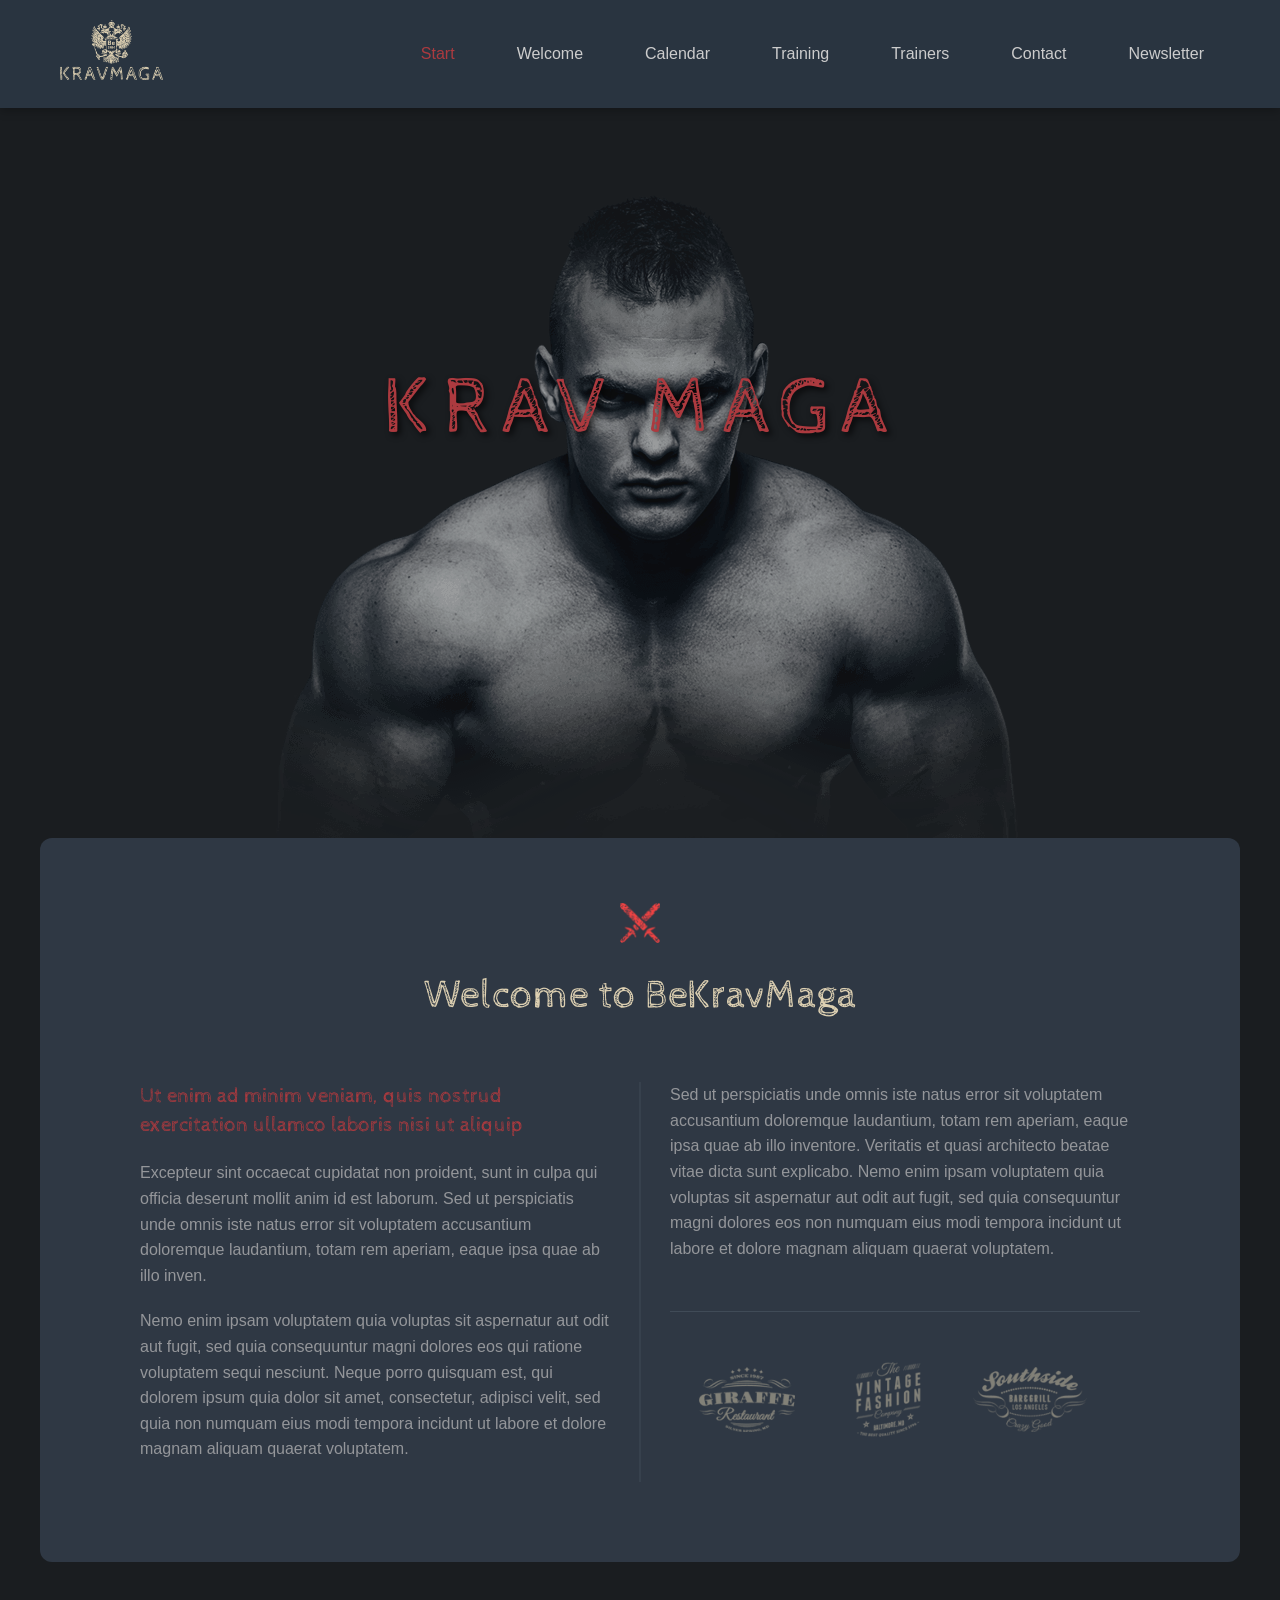
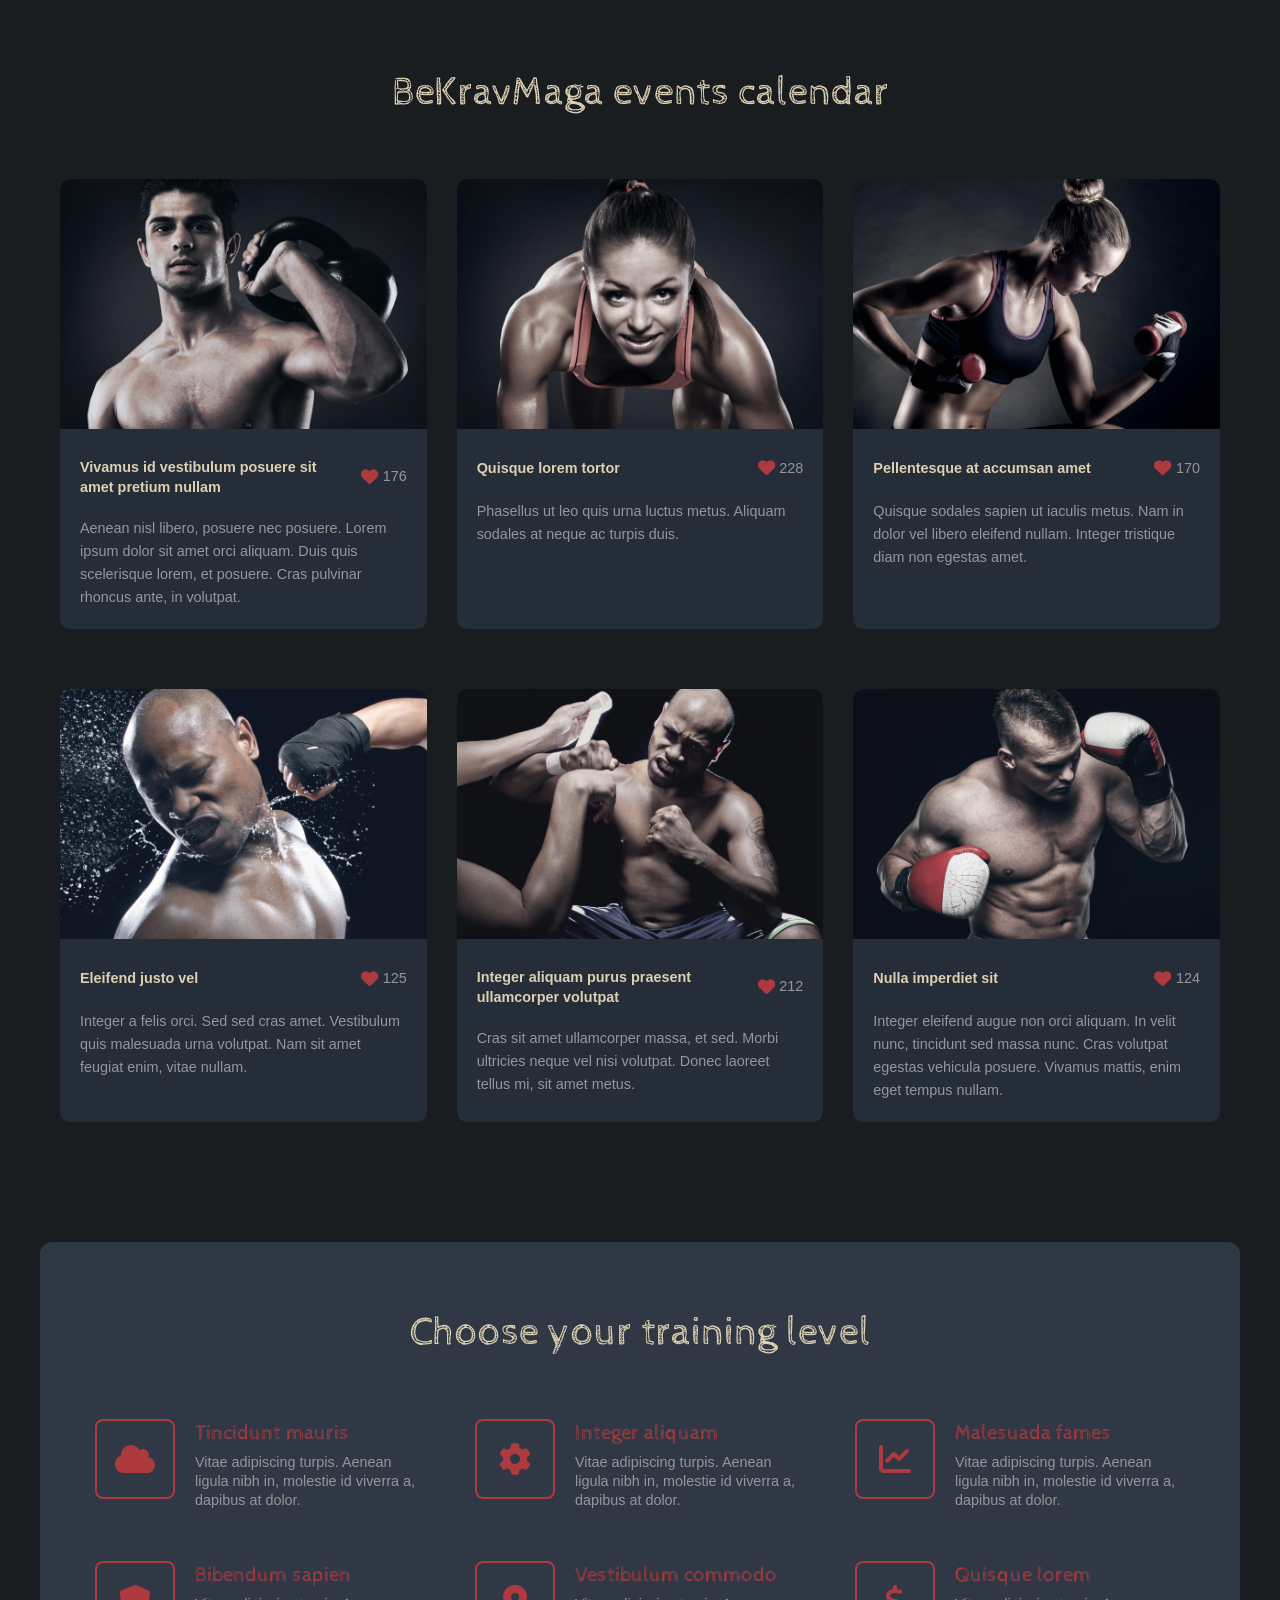
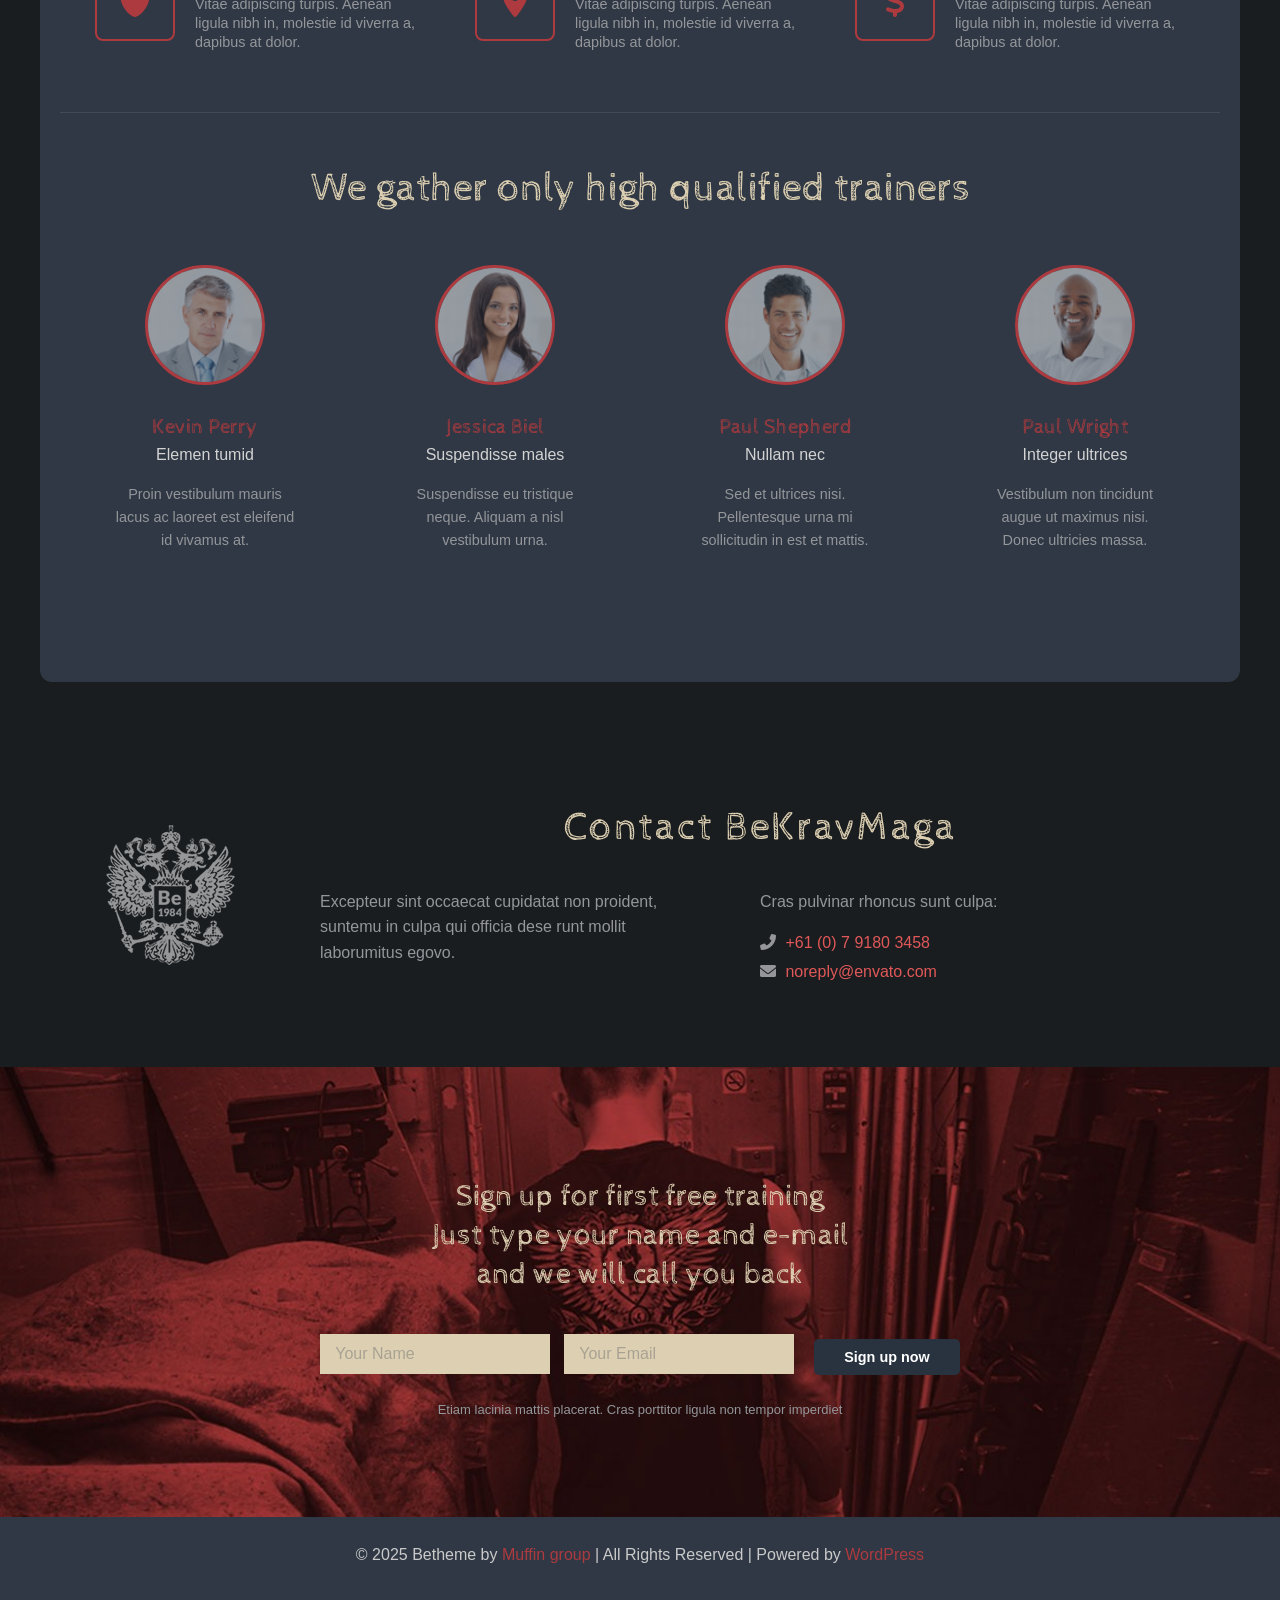
<file: LAB1/index.html>
<!DOCTYPE html>
<html lang="en">

<head>
    <meta charset="UTF-8">
    <meta name="viewport" content="width=device-width, initial-scale=1.0">
    <title>BeKravMaga - Professional Krav Maga Training</title>
    <link rel="stylesheet" href="index.css">
    <link rel="preconnect" href="https://fonts.googleapis.com">
    <link rel="preconnect" href="https://fonts.gstatic.com" crossorigin>
    <link href="https://fonts.googleapis.com/css2?family=Cabin+Sketch:wght@400;700&display=swap" rel="stylesheet">
    <link rel="stylesheet" href="https://cdnjs.cloudflare.com/ajax/libs/font-awesome/6.0.0-beta3/css/all.min.css">
</head>

<body>
    <header class="header">
        <div class="container">
            <div class="logo">
                <img src="assets/images/retina-kravmaga.png" alt="BeKravMaga Logo">
            </div>
            <nav class="navigation">
                <ul class="nav-menu">
                    <li><a href="#start" class="nav-link active">Start</a></li>
                    <li><a href="#welcome" class="nav-link">Welcome</a></li>
                    <li><a href="#calendar" class="nav-link">Calendar</a></li>
                    <li><a href="#training" class="nav-link">Training</a></li>
                    <li><a href="#trainer" class="nav-link">Trainers</a></li>
                    <li><a href="#contact" class="nav-link">Contact</a></li>
                    <li><a href="#newsletter" class="nav-link">Newsletter</a></li>
                </ul>
            </nav>
        </div>
    </header>

    <main>
        <section class="hero" id="start">
            <div class="hero-background">
                <div class="hero-content">
                    <h1 class="hero-title">KRAV MAGA</h1>
                </div>
                <div class="hero-image">
                    <img src="assets/images/imgi_2_home_kravmaga_welcome.png" alt="Krav Maga fighter in training pose">
                </div>
            </div>
        </section>

        <section class="welcome" id="welcome">
            <div class="container">
                <div class="welcome-header">
                    <img src="assets/images/imgi_3_home_kravmaga_heading_icon_1.png" alt="Krav Maga training icon"
                        class="welcome-icon">
                    <h2>Welcome to BeKravMaga</h2>
                </div>
                <div class="welcome-content">
                    <div class="welcome-text">
                        <h3>Ut enim ad minim veniam, quis nostrud exercitation ullamco laboris nisi ut aliquip</h3>
                        <p>Excepteur sint occaecat cupidatat non proident, sunt in culpa qui officia deserunt mollit
                            anim id est laborum. Sed ut perspiciatis unde omnis iste natus error sit voluptatem
                            accusantium doloremque laudantium, totam rem aperiam, eaque ipsa quae ab illo inven.</p>
                        <p>Nemo enim ipsam voluptatem quia voluptas sit aspernatur aut odit aut fugit, sed quia
                            consequuntur magni dolores eos qui ratione voluptatem sequi nesciunt. Neque porro quisquam
                            est, qui dolorem ipsum quia dolor sit amet, consectetur, adipisci velit, sed quia non
                            numquam eius modi tempora incidunt ut labore et dolore magnam aliquam quaerat voluptatem.
                        </p>
                    </div>
                    <div class="welcome-logos">
                        <p>Sed ut perspiciatis unde omnis iste natus error sit voluptatem accusantium doloremque
                            laudantium, totam rem aperiam, eaque ipsa quae ab illo inventore. Veritatis et quasi
                            architecto beatae vitae dicta sunt explicabo. Nemo enim ipsam voluptatem quia voluptas sit
                            aspernatur aut odit aut fugit, sed quia consequuntur magni dolores eos non numquam eius modi
                            tempora incidunt ut labore et dolore magnam aliquam quaerat voluptatem.</p>
                        <hr class="divider">
                        <div class="logo-grid">
                            <img src="assets/images/imgi_4_home_kravmaga_logo_1.png" alt="Training certification logo 1"
                                class="cert-logo">
                            <img src="assets/images/imgi_5_home_kravmaga_logo_2.png" alt="Training certification logo 2"
                                class="cert-logo">
                            <img src="assets/images/imgi_6_home_kravmaga_logo_3.png" alt="Training certification logo 3"
                                class="cert-logo">
                        </div>
                    </div>
                </div>
            </div>
        </section>

        <section class="events" id="calendar">
            <div class="container">
                <h2>BeKravMaga events calendar</h2>
                <div class="events-grid">
                    <article class="event-card">
                        <img src="assets/images/imgi_7_home_kravmaga_portfolio1.jpg" alt="Krav Maga training event"
                            class="event-image" />
                        <div class="event-content">
                            <div class="event-title-row">
                                <h3>Vivamus id vestibulum posuere sit amet pretium nullam</h3>
                                <span class="event-likes">
                                    <i class="fas fa-heart"></i>
                                    176
                                </span>
                            </div>
                            <p class="event-description">
                                Aenean nisl libero, posuere nec posuere. Lorem ipsum dolor sit amet orci
                                aliquam. Duis quis scelerisque lorem, et posuere. Cras pulvinar rhoncus
                                ante, in volutpat.
                            </p>
                        </div>
                    </article>

                    <article class="event-card">
                        <img src="assets/images/imgi_8_home_kravmaga_portfolio2.jpg" alt="Krav Maga training event"
                            class="event-image" />
                        <div class="event-content">
                            <div class="event-title-row">
                                <h3>Quisque lorem tortor</h3>
                                <span class="event-likes">
                                    <i class="fas fa-heart"></i>
                                    228
                                </span>
                            </div>
                            <p class="event-description">
                                Phasellus ut leo quis urna luctus metus. Aliquam sodales at neque ac turpis duis.
                            </p>
                        </div>
                    </article>

                    <article class="event-card">
                        <img src="assets/images/imgi_9_home_kravmaga_portfolio3.jpg" alt="Krav Maga training event"
                            class="event-image" />
                        <div class="event-content">
                            <div class="event-title-row">
                                <h3>Pellentesque at accumsan amet</h3>
                                <span class="event-likes">
                                    <i class="fas fa-heart"></i>
                                    170
                                </span>
                            </div>
                            <p class="event-description">
                                Quisque sodales sapien ut iaculis metus. Nam in dolor vel libero eleifend nullam.
                                Integer tristique diam non
                                egestas amet.
                            </p>
                        </div>
                    </article>

                    <article class="event-card">
                        <img src="assets/images/imgi_12_home_kravmaga_portfolio6.jpg" alt="Krav Maga training event"
                            class="event-image" />
                        <div class="event-content">
                            <div class="event-title-row">
                                <h3>Eleifend justo vel</h3>
                                <span class="event-likes">
                                    <i class="fas fa-heart"></i>
                                    125
                                </span>
                            </div>
                            <p class="event-description">
                                Integer a felis orci. Sed sed cras amet. Vestibulum quis malesuada urna volutpat. Nam
                                sit amet feugiat enim,
                                vitae nullam.
                            </p>
                        </div>
                    </article>

                    <article class="event-card">
                        <img src="assets/images/imgi_10_home_kravmaga_portfolio4.jpg" alt="Krav Maga training event"
                            class="event-image" />
                        <div class="event-content">
                            <div class="event-title-row">
                                <h3>Integer aliquam purus praesent ullamcorper volutpat</h3>
                                <span class="event-likes">
                                    <i class="fas fa-heart"></i>
                                    212
                                </span>
                            </div>
                            <p class="event-description">
                                Cras sit amet ullamcorper massa, et sed. Morbi ultricies neque vel nisi volutpat. Donec
                                laoreet tellus mi, sit
                                amet metus.
                            </p>
                        </div>
                    </article>

                    <article class="event-card">
                        <img src="assets/images/imgi_11_home_kravmaga_portfolio5.jpg" alt="Krav Maga training event"
                            class="event-image" />
                        <div class="event-content">
                            <div class="event-title-row">
                                <h3>Nulla imperdiet sit</h3>
                                <span class="event-likes">
                                    <i class="fas fa-heart"></i>
                                    124
                                </span>
                            </div>
                            <p class="event-description">
                                Integer eleifend augue non orci aliquam. In velit nunc, tincidunt sed massa nunc. Cras
                                volutpat egestas
                                vehicula posuere. Vivamus mattis, enim eget tempus nullam.
                            </p>
                        </div>
                    </article>
                </div>
            </div>
        </section>

        <section class="training" id="training">
            <div class="container">
                <h2>Choose your training level</h2>
                <div class="training-levels">
                    <div class="level-card">
                        <div class="level-icon">
                            <i class="fas fa-cloud" aria-hidden="true"></i>
                        </div>
                        <div class="level-content">
                            <h3>Tincidunt mauris</h3>
                            <p>Vitae adipiscing turpis. Aenean ligula nibh in, molestie id viverra a, dapibus at dolor.
                            </p>
                        </div>
                    </div>
                    <div class="level-card">
                        <div class="level-icon">
                            <i class="fas fa-cog" aria-hidden="true"></i>
                        </div>
                        <div class="level-content">
                            <h3>Integer aliquam</h3>
                            <p>Vitae adipiscing turpis. Aenean ligula nibh in, molestie id viverra a, dapibus at dolor.
                            </p>
                        </div>
                    </div>
                    <div class="level-card">
                        <div class="level-icon">
                            <i class="fas fa-chart-line" aria-hidden="true"></i>
                        </div>
                        <div class="level-content">
                            <h3>Malesuada fames</h3>
                            <p>Vitae adipiscing turpis. Aenean ligula nibh in, molestie id viverra a, dapibus at dolor.
                            </p>
                        </div>
                    </div>
                    <div class="level-card">
                        <div class="level-icon">
                            <i class="fas fa-shield-alt" aria-hidden="true"></i>
                        </div>
                        <div class="level-content">
                            <h3>Bibendum sapien</h3>
                            <p>Vitae adipiscing turpis. Aenean ligula nibh in, molestie id viverra a, dapibus at dolor.
                            </p>
                        </div>
                    </div>
                    <div class="level-card">
                        <div class="level-icon">
                            <i class="fas fa-map-marker-alt" aria-hidden="true"></i>
                        </div>
                        <div class="level-content">
                            <h3>Vestibulum commodo</h3>
                            <p>Vitae adipiscing turpis. Aenean ligula nibh in, molestie id viverra a, dapibus at dolor.
                            </p>
                        </div>
                    </div>
                    <div class="level-card">
                        <div class="level-icon">
                            <i class="fas fa-dollar-sign" aria-hidden="true"></i>
                        </div>
                        <div class="level-content">
                            <h3>Quisque lorem</h3>
                            <p>Vitae adipiscing turpis. Aenean ligula nibh in, molestie id viverra a, dapibus at dolor.
                            </p>
                        </div>
                    </div>
                </div>
                <hr class="divider">
                <div class="container" id="trainer">
                    <h2>We gather only high qualified trainers</h2>
                    <div class="trainers-grid">
                        <article class="trainer-card">
                            <img src="assets/images/imgi_13_home_kravmaga_team_4.png"
                                alt="Kevin Perry - Krav Maga trainer" class="trainer-image">
                            <div class="trainer-info">
                                <h3>Kevin Perry</h3>
                                <p class="trainer-title">Elemen tumid</p>
                                <p class="trainer-description">Proin vestibulum mauris lacus ac laoreet est eleifend id
                                    vivamus at.</p>
                            </div>
                        </article>
                        <article class="trainer-card">
                            <img src="assets/images/imgi_14_home_kravmaga_team_1.png"
                                alt="Jessica Biel - Krav Maga trainer" class="trainer-image">
                            <div class="trainer-info">
                                <h3>Jessica Biel</h3>
                                <p class="trainer-title">Suspendisse males</p>
                                <p class="trainer-description">Suspendisse eu tristique neque. Aliquam a nisl vestibulum
                                    urna.</p>
                            </div>
                        </article>
                        <article class="trainer-card">
                            <img src="assets/images/imgi_15_home_kravmaga_team_2.png"
                                alt="Paul Shepherd - Krav Maga trainer" class="trainer-image">
                            <div class="trainer-info">
                                <h3>Paul Shepherd</h3>
                                <p class="trainer-title">Nullam nec</p>
                                <p class="trainer-description">Sed et ultrices nisi. Pellentesque urna mi sollicitudin
                                    in
                                    est et mattis.</p>
                            </div>
                        </article>
                        <article class="trainer-card">
                            <img src="assets/images/imgi_16_home_kravmaga_team_3.png"
                                alt="Paul Wright - Krav Maga trainer" class="trainer-image">
                            <div class="trainer-info">
                                <h3>Paul Wright</h3>
                                <p class="trainer-title">Integer ultrices</p>
                                <p class="trainer-description">Vestibulum non tincidunt augue ut maximus nisi. Donec
                                    ultricies massa.</p>
                            </div>
                        </article>
                    </div>
                </div>

            </div>
        </section>

        <section class="contact" id="contact">
            <div class="container">
                <div class="contact-content contact-content-split">
                    <div class="contact-logo">
                        <img src="assets/images/imgi_17_home_kravmaga_logo_content.png" alt="BeKravMaga contact logo">
                    </div>
                    <div class="contact-info">
                        <h2>Contact BeKravMaga</h2>
                        <div class="contact-text-row">
                            <div class="contact-desc">
                                <p>Excepteur sint occaecat cupidatat non proident, suntemu in culpa qui officia dese
                                    runt mollit laborumitus egovo.</p>
                            </div>
                            <div class="contact-details-column">
                                <p>Cras pulvinar rhoncus sunt culpa:</p>
                                <div class="contact-details">
                                    <p><i class="fas fa-phone-alt"></i> <span class="contact-phone">+61 (0) 7 9180
                                            3458</span></p>
                                    <p><i class="fas fa-envelope"></i> <span
                                            class="contact-email">noreply@envato.com</span></p>
                                </div>
                            </div>
                        </div>
                    </div>
                </div>
            </div>
        </section>

        <section class="cta-section" id="newsletter">
            <div class="cta-background">
                <div class="container">
                    <div class="cta-content">
                        <h2>
                            Sign up for first free training <br>
                            Just type your name and e-mail <br>
                            and we will call you back
                        </h2>
                        <form class="signup-form">
                            <div class="form-group">
                                <input type="text" id="name" name="name" placeholder="Your Name" required
                                    aria-label="Your Name">
                                <input type="email" id="email" name="email" placeholder="Your Email" required
                                    aria-label="Your Email">
                            </div>
                            <button type="submit" class="cta-button secondary">Sign up now</button>
                        </form>
                        <p class="cta-note">
                            Etiam lacinia mattis placerat. Cras porttitor ligula non tempor imperdiet
                        </p>
                    </div>
                </div>
            </div>
            <footer class="footer">
                <div class="footer-inner">
                    <div class="footer-content">
                        <p>
                            &copy; 2025 Betheme by
                            <span class="fake-link">Muffin group</span>
                            | All Rights Reserved | Powered by
                            <span class="fake-link">WordPress</span>
                        </p>
                    </div>
                </div>
            </footer>
        </section>
    </main>



</body>

</html>
</file>
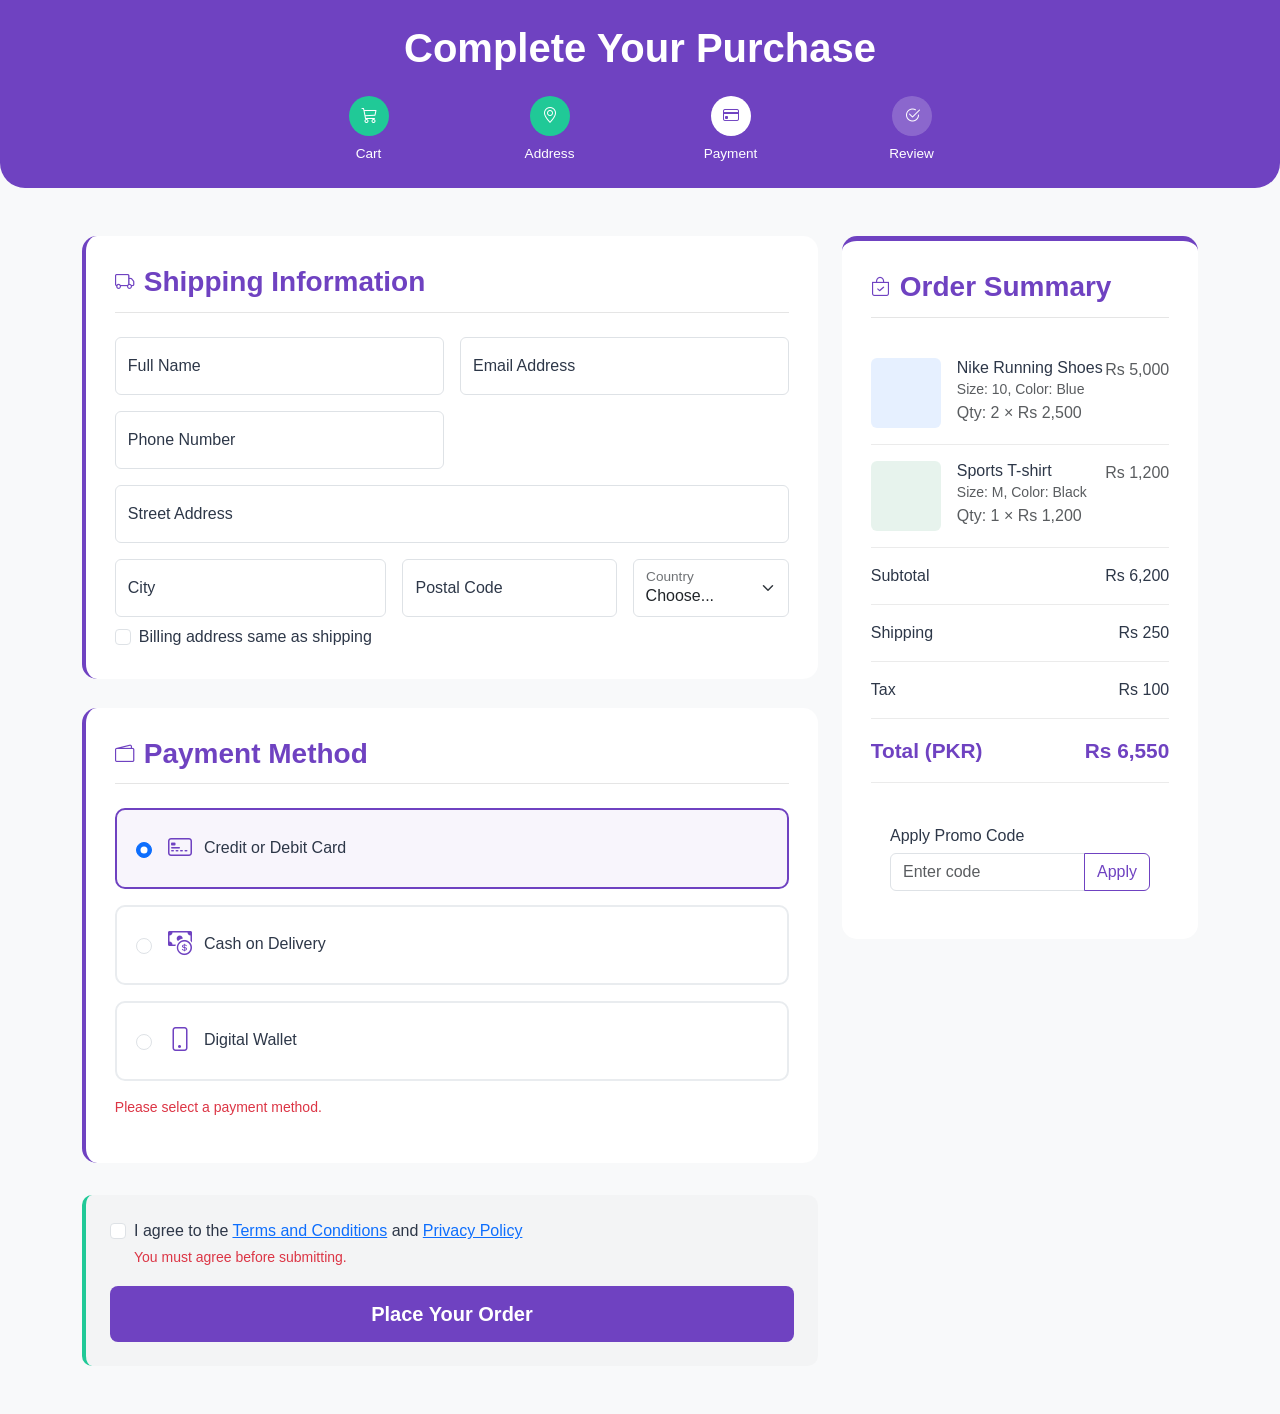
<file: LAB4/index.html>
<!DOCTYPE html>
<html lang="en">

<head>
  <meta charset="UTF-8">
  <meta name="viewport" content="width=device-width, initial-scale=1.0">
  <title>Checkout</title>
  <link href="https://cdn.jsdelivr.net/npm/bootstrap@5.3.0/dist/css/bootstrap.min.css" rel="stylesheet">
  <link rel="stylesheet" href="https://cdn.jsdelivr.net/npm/bootstrap-icons@1.10.0/font/bootstrap-icons.css">
  <script src="https://code.jquery.com/jquery-3.7.1.min.js"></script>
  <style>
    :root {
      --primary: #6f42c1;
      --secondary: #e83e8c;
      --success: #20c997;
      --light-bg: #f8f9fa;
      --dark-text: #2d3748;
    }

    body {
      background-color: var(--light-bg);
      color: var(--dark-text);
      font-family: 'Segoe UI', Tahoma, Geneva, Verdana, sans-serif;
    }

    .checkout-header {
      background: var(--primary);
      color: white;
      border-radius: 0 0 25px 25px;
      padding: 1.5rem 0;
    }

    .progress-container {
      max-width: 700px;
      margin: 0 auto;
    }

    .progress-step {
      display: flex;
      flex-direction: column;
      align-items: center;
      position: relative;
    }

    .step-icon {
      width: 40px;
      height: 40px;
      border-radius: 50%;
      display: flex;
      align-items: center;
      justify-content: center;
      background-color: rgba(255, 255, 255, 0.2);
      margin-bottom: 8px;
      z-index: 2;
    }

    .step-active .step-icon {
      background-color: white;
      color: var(--primary);
    }

    .step-completed .step-icon {
      background-color: var(--success);
      color: white;
    }

    .step-label {
      font-size: 0.85rem;
      font-weight: 500;
    }

    .form-section {
      background-color: white;
      border-radius: 15px;
      padding: 1.8rem;
      margin-bottom: 1.8rem;
      border-left: 4px solid var(--primary);
    }

    .section-title {
      color: var(--primary);
      font-weight: 600;
      margin-bottom: 1.5rem;
      padding-bottom: 0.8rem;
      border-bottom: 1px solid rgba(0, 0, 0, 0.1);
      display: flex;
      align-items: center;
    }

    .section-title i {
      margin-right: 10px;
      font-size: 1.2rem;
    }

    .form-control:focus {
      border-color: var(--primary);
    }

    .payment-option {
      border: 2px solid #e9ecef;
      border-radius: 10px;
      padding: 1.2rem;
      margin-bottom: 1rem;
      cursor: pointer;
      transition: all 0.2s;
    }

    .payment-option:hover {
      border-color: var(--primary);
    }

    .payment-option.selected {
      border-color: var(--primary);
      background-color: rgba(111, 66, 193, 0.05);
    }

    .payment-icon {
      font-size: 1.5rem;
      color: var(--primary);
      margin-right: 12px;
    }

    .order-summary {
      background-color: white;
      border-radius: 15px;
      padding: 1.8rem;
      border-top: 5px solid var(--primary);
    }

    .summary-item {
      display: flex;
      justify-content: space-between;
      padding: 1rem 0;
      border-bottom: 1px solid rgba(0, 0, 0, 0.08);
    }

    .summary-total {
      font-weight: 700;
      font-size: 1.3rem;
      color: var(--primary);
    }

    .product-image {
      width: 70px;
      height: 70px;
      border-radius: 10px;
      object-fit: cover;
      margin-right: 1rem;
      border: 1px solid #e9ecef;
    }

    .coupon-section {
      border-radius: 10px;
      padding: 1.2rem;
      margin-top: 1.5rem;
    }

    .btn-primary {
      background: var(--primary);
      border: none;
      padding: 0.8rem 1.5rem;
      font-weight: 600;
    }

    .btn-outline-primary {
      color: var(--primary);
      border-color: var(--primary);
    }

    .btn-outline-primary:hover {
      background-color: var(--primary);
      border-color: var(--primary);
    }

    .terms-check {
      margin-top: 2rem;
      padding: 1.5rem;
      background-color: rgba(0, 0, 0, 0.02);
      border-radius: 10px;
      border-left: 4px solid var(--success);
    }

    @media (max-width: 767.98px) {
      .order-summary {
        margin-top: 2rem;
      }
    }
  </style>
</head>

<body>
  <header class="checkout-header">
    <div class="container">
      <h1 class="text-center mb-4 fw-bold">Complete Your Purchase</h1>
      <div class="progress-container">
        <div class="row text-center">
          <div class="col-3 progress-step step-completed">
            <div class="step-icon"><i class="bi bi-cart3"></i></div>
            <div class="step-label">Cart</div>
          </div>
          <div class="col-3 progress-step step-completed">
            <div class="step-icon"><i class="bi bi-geo-alt"></i></div>
            <div class="step-label">Address</div>
          </div>
          <div class="col-3 progress-step step-active">
            <div class="step-icon"><i class="bi bi-credit-card"></i></div>
            <div class="step-label">Payment</div>
          </div>
          <div class="col-3 progress-step">
            <div class="step-icon"><i class="bi bi-check2-circle"></i></div>
            <div class="step-label">Review</div>
          </div>
        </div>
      </div>
    </div>
  </header>
  <div class="container py-5">
    <div class="row g-4">
      <div class="col-12 col-lg-8">
        <form id="checkoutForm" novalidate>
          <div class="form-section">
            <h3 class="section-title"><i class="bi bi-truck"></i>Shipping Information</h3>
            <div class="row g-3">
              <div class="col-md-6">
                <div class="form-floating"> <input type="text" class="form-control" id="fullName"
                    placeholder="Full Name"> <label for="fullName">Full Name</label>
                  <div class="invalid-feedback">Full name must be at least 3 characters.</div>
                </div>
              </div>
              <div class="col-md-6">
                <div class="form-floating"> <input type="email" class="form-control" id="email"
                    placeholder="email@example.com"> <label for="email">Email Address</label>
                  <div class="invalid-feedback">Please enter a valid email address.</div>
                </div>
              </div>
              <div class="col-md-6">
                <div class="form-floating"> <input type="tel" class="form-control" id="phone"
                    placeholder="Phone Number"> <label for="phone">Phone Number</label>
                  <div class="invalid-feedback">Phone must be digits only and at least 10 digits.</div>
                </div>
              </div>
              <div class="col-12">
                <div class="form-floating"> <input type="text" class="form-control" id="address"
                    placeholder="1234 Main St"> <label for="address">Street Address</label>
                  <div class="invalid-feedback">Address is required.</div>
                </div>
              </div>
              <div class="col-md-5">
                <div class="form-floating"> <input type="text" class="form-control" id="city" placeholder="City"> <label
                    for="city">City</label>
                  <div class="invalid-feedback">City is required.</div>
                </div>
              </div>
              <div class="col-md-4">
                <div class="form-floating"> <input type="text" class="form-control" id="postalCode"
                    placeholder="Postal Code"> <label for="postalCode">Postal Code</label>
                  <div class="invalid-feedback">Postal code must be 4–6 digits.</div>
                </div>
              </div>
              <div class="col-md-3">
                <div class="form-floating"> <select class="form-select" id="country">
                    <option value="">Choose...</option>
                    <option>Pakistan</option>
                    <option>USA</option>
                    <option>UK</option>
                    <option>Canada</option>
                    <option>Australia</option>
                  </select> <label for="country">Country</label>
                  <div class="invalid-feedback">Please select a country.</div>
                </div>
              </div>
              <div class="col-12 mt-2">
                <div class="form-check"> <input class="form-check-input" type="checkbox" id="sameAddress"> <label
                    class="form-check-label" for="sameAddress">Billing address same as shipping</label> </div>
              </div>
            </div>
          </div>
          <div class="form-section">
            <h3 class="section-title"><i class="bi bi-wallet2"></i>Payment Method</h3>
            <div class="my-3" id="paymentGroup">
              <div class="payment-option selected">
                <div class="form-check d-flex align-items-center">
                  <input class="form-check-input me-3" type="radio" name="paymentMethod" id="credit" value="card"
                    checked>
                  <i class="bi bi-credit-card-2-front payment-icon"></i>
                  <label class="form-check-label flex-grow-1" for="credit">Credit or Debit Card</label>
                </div>
              </div>
              <div class="payment-option">
                <div class="form-check d-flex align-items-center">
                  <input class="form-check-input me-3" type="radio" name="paymentMethod" id="cod" value="cod">
                  <i class="bi bi-cash-coin payment-icon"></i>
                  <label class="form-check-label flex-grow-1" for="cod">Cash on Delivery</label>
                </div>
              </div>
              <div class="payment-option">
                <div class="form-check d-flex align-items-center">
                  <input class="form-check-input me-3" type="radio" name="paymentMethod" id="wallet" value="wallet">
                  <i class="bi bi-phone payment-icon"></i>
                  <label class="form-check-label flex-grow-1" for="wallet">Digital Wallet</label>
                </div>
              </div>
              <div id="paymentError" class="invalid-feedback d-block" style="display:none;">Please select a payment
                method.</div>
            </div>

            <div id="cardDetails">
              <h5 class="mb-3">Card Details</h5>
              <div class="row gy-3">
                <div class="col-md-6 form-floating">
                  <input type="text" class="form-control" id="cc-name" placeholder="Cardholder Name">
                  <label for="cc-name">Cardholder Name</label>
                  <div class="invalid-feedback">Cardholder name is required.</div>
                </div>
                <div class="col-md-6 form-floating">
                  <input type="text" class="form-control" id="cc-number" placeholder="1234 5678 9012 3456">
                  <label for="cc-number">Card Number</label>
                  <div class="invalid-feedback">Enter a valid card number (13–19 digits).</div>
                </div>
                <div class="col-md-4 form-floating">
                  <input type="text" class="form-control" id="cc-expiration" placeholder="MM/YY">
                  <label for="cc-expiration">Expiry Date</label>
                  <div class="invalid-feedback">Use MM/YY and a future date.</div>
                </div>
                <div class="col-md-4 form-floating">
                  <input type="text" class="form-control" id="cc-cvv" placeholder="CVV">
                  <label for="cc-cvv">CVV</label>
                  <div class="invalid-feedback">CVV must be 3–4 digits.</div>
                </div>
              </div>
            </div>
          </div>

          <div class="terms-check">
            <div class="form-check">
              <input class="form-check-input" type="checkbox" id="terms">
              <label class="form-check-label" for="terms">
                I agree to the <a href="#" class="text-primary">Terms and Conditions</a> and <a href="#"
                  class="text-primary">Privacy Policy</a>
              </label>
              <div class="invalid-feedback d-block" style="display:none;">You must agree before submitting.</div>
            </div>
            <button id="submitBtn" class="w-100 btn btn-primary btn-lg mt-3" type="submit">Place Your Order</button>
          </div>
        </form>
      </div>

      <div class="col-12 col-lg-4">
        <div class="order-summary position-sticky top-0">
          <h3 class="section-title"><i class="bi bi-bag-check"></i>Order Summary</h3>
          <div class="summary-item">
            <div class="d-flex">
              <div class="bg-primary bg-opacity-10 rounded d-flex align-items-center justify-content-center me-3"
                style="width: 70px; height: 70px;">
                <i class="bi bi-shoe-prints text-primary fs-4"></i>
              </div>
              <div>
                <h6 class="my-0">Nike Running Shoes</h6>
                <small class="text-muted">Size: 10, Color: Blue</small>
                <div class="text-muted">Qty: 2 × Rs 2,500</div>
              </div>
            </div>
            <span class="text-muted">Rs 5,000</span>
          </div>
          <div class="summary-item">
            <div class="d-flex">
              <div class="bg-success bg-opacity-10 rounded d-flex align-items-center justify-content-center me-3"
                style="width: 70px; height: 70px;">
                <i class="bi bi-tshirt text-success fs-4"></i>
              </div>
              <div>
                <h6 class="my-0">Sports T-shirt</h6>
                <small class="text-muted">Size: M, Color: Black</small>
                <div class="text-muted">Qty: 1 × Rs 1,200</div>
              </div>
            </div>
            <span class="text-muted">Rs 1,200</span>
          </div>
          <div class="summary-item"><span>Subtotal</span><span>Rs 6,200</span></div>
          <div class="summary-item"><span>Shipping</span><span>Rs 250</span></div>
          <div class="summary-item"><span>Tax</span><span>Rs 100</span></div>
          <div class="summary-item summary-total"><span>Total (PKR)</span><span>Rs 6,550</span></div>
          <div class="coupon-section">
            <h6 class="mb-2">Apply Promo Code</h6>
            <div class="input-group">
              <input type="text" class="form-control" placeholder="Enter code">
              <button class="btn btn-outline-primary" type="button">Apply</button>
            </div>
          </div>
        </div>
      </div>
    </div>
  </div>
  <script>
    $(document).ready(function () {

      $('#cardDetails').hide();

      $('input[name="paymentMethod"]').on('change', function () {
        $('.payment-option').removeClass('selected');
        $(this).closest('.payment-option').addClass('selected');
        if ($('#credit').is(':checked')) {
          $('#cardDetails').slideDown(150);
        } else {
          $('#cardDetails').slideUp(150);
        }
      });

      $('#checkoutForm').on('submit', function (e) {
        e.preventDefault();
        let valid = true;
        let firstError = null;

        function check(condition, input) {
          if (!condition) {
            input.addClass('is-invalid').removeClass('is-valid');
            if (!firstError) firstError = input;
            valid = false;
          } else {
            input.addClass('is-valid').removeClass('is-invalid');
          }
        }

        const name = $('#fullName');
        const email = $('#email');
        const phone = $('#phone');
        const address = $('#address');
        const city = $('#city');
        const postal = $('#postalCode');
        const country = $('#country');
        const payment = $('input[name="paymentMethod"]:checked').length > 0;
        const cardSelected = $('#credit').is(':checked');
        const cardName = $('#cc-name');
        const cardNum = $('#cc-number');
        const exp = $('#cc-expiration');
        const cvv = $('#cc-cvv');
        const terms = $('#terms');

        check(name.val().trim().length >= 3, name);
        check(email.val().includes('@') && email.val().includes('.'), email);
        check(/^\d{10,}$/.test(phone.val().trim()), phone);
        check(address.val().trim() !== '', address);
        check(city.val().trim() !== '', city);
        check(/^\d{4,6}$/.test(postal.val().trim()), postal);
        check(country.val() !== '', country);
        check(payment, $('input[name="paymentMethod"]').first());

        if (cardSelected) {
          check(cardName.val().trim() !== '', cardName);
          check(/^\d{13,19}$/.test(cardNum.val().replace(/\s|-/g, '')), cardNum);
          check(/^\d{2}\/\d{2}$/.test(exp.val().trim()), exp);
          check(/^\d{3,4}$/.test(cvv.val().trim()), cvv);
        }

        check(terms.is(':checked'), terms);

        if (!valid) {
          $('html, body').animate({ scrollTop: firstError.offset().top - 100 }, 400);
          return;
        }

        alert('Form submitted successfully!');
      });

      $('#checkoutForm input, #checkoutForm select').on('input change', function () {
        $(this).removeClass('is-invalid');
      });
    });
  </script>

</body>

</html>
</file>
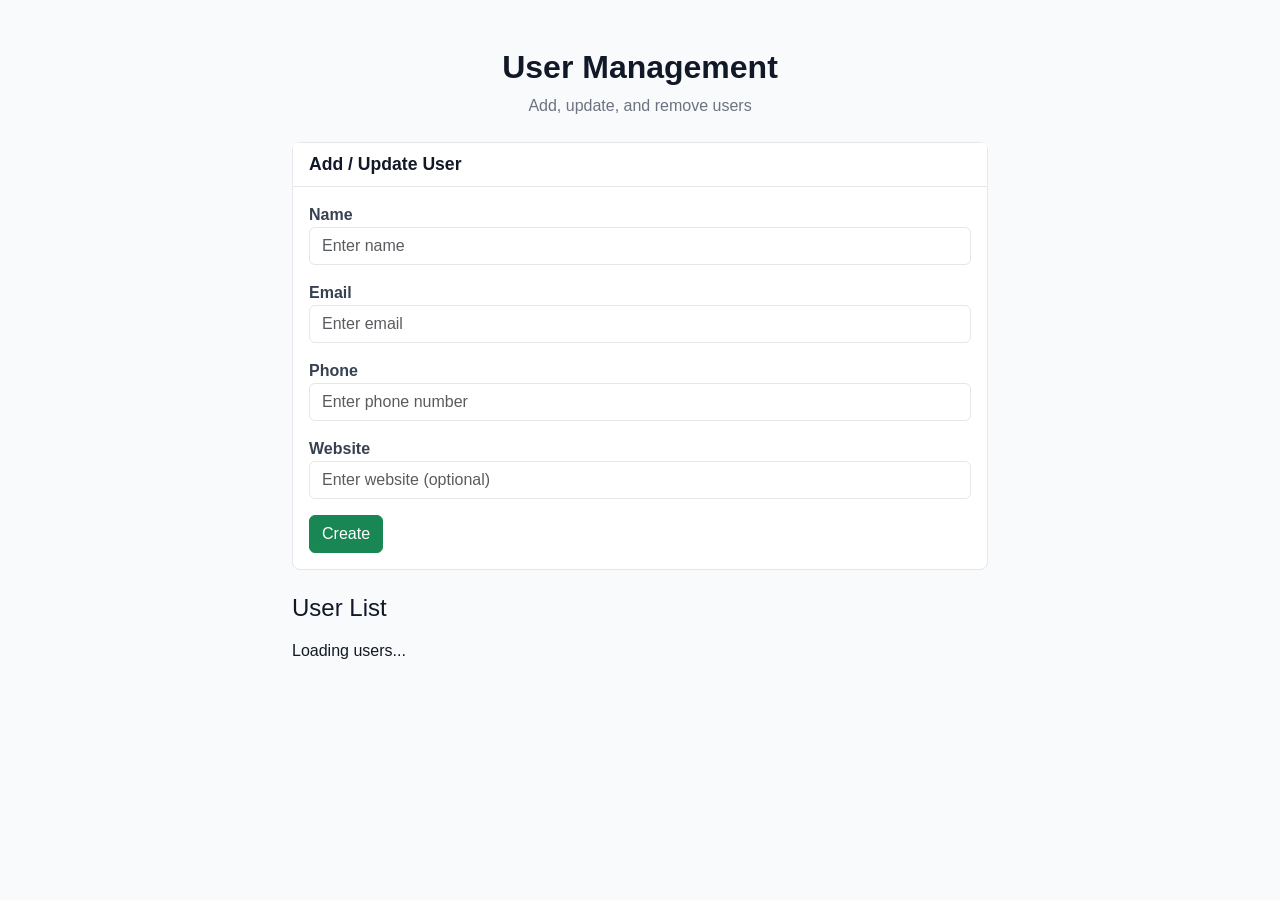
<file: LAB5/index.html>
<!DOCTYPE html>
<html lang="en">

<head>
  <meta charset="UTF-8">
  <meta name="viewport" content="width=device-width, initial-scale=1.0">
  <title>User CRUD Operations</title>

  <link href="https://cdn.jsdelivr.net/npm/bootstrap@5.3.0/dist/css/bootstrap.min.css" rel="stylesheet">

  <style>
    body {
      background-color: #f9fafb;
      color: #111827;
      font-family: -apple-system, BlinkMacSystemFont, "Segoe UI", Roboto, Oxygen,
        Ubuntu, Cantarell, "Fira Sans", "Droid Sans", "Helvetica Neue", Arial, sans-serif;
    }

    .container {
      max-width: 720px;
    }

    .card {
      border: 1px solid #e5e7eb;
      border-radius: 8px;
      box-shadow: none;
      background-color: #ffffff;
    }

    .card-header {
      font-size: 1.1rem;
      font-weight: 600;
      color: #111827;
      background-color: #ffffff;
      border-bottom: 1px solid #e5e7eb;
    }

    #usersList .card {
      margin-bottom: 12px;
    }

    .form-group label {
      font-weight: 600;
      color: #374151;
    }

    .form-control {
      border-color: #e5e7eb;
      border-radius: 6px;
    }

    .form-control:focus {
      box-shadow: none;
      border-color: #9ca3af;
    }

    .btn {
      border-radius: 6px !important;
    }

    .text-muted {
      color: #6b7280 !important;
    }
  </style>
</head>

<body>

  <div class="container mt-5">
    <div class="text-center mb-4">
      <h2 class="fw-bold">User Management</h2>
      <p class="text-muted">Add, update, and remove users</p>
    </div>

    <div class="card mb-4">
      <div class="card-header">Add / Update User</div>
      <div class="card-body">
        <form id="createForm">
          <div class="form-group mb-3">
            <label for="createName">Name</label>
            <input type="text" class="form-control" id="createName" required placeholder="Enter name">
          </div>
          <div class="form-group mb-3">
            <label for="createEmail">Email</label>
            <input type="email" class="form-control" id="createEmail" required placeholder="Enter email">
          </div>
          <div class="form-group mb-3">
            <label for="createPhone">Phone</label>
            <input type="text" class="form-control" id="createPhone" required placeholder="Enter phone number">
          </div>
          <div class="form-group mb-3">
            <label for="createWebsite">Website</label>
            <input type="text" class="form-control" id="createWebsite" placeholder="Enter website (optional)">
          </div>
          <button id="createBtn" type="submit" class="btn btn-success">Create</button>
          <button id="clearBtn" class="btn btn-outline-secondary" style="display: none;">Clear</button>
        </form>
      </div>
    </div>

    <h4 class="mb-3">User List</h4>
    <div id="usersList"></div>
  </div>

  <script src="https://code.jquery.com/jquery-3.7.1.min.js"></script>
  <script src="https://cdn.jsdelivr.net/npm/bootstrap@5.3.0/dist/js/bootstrap.bundle.min.js"></script>
  <script src="./jqcrud.js"></script>

</body>
</html>
</file>
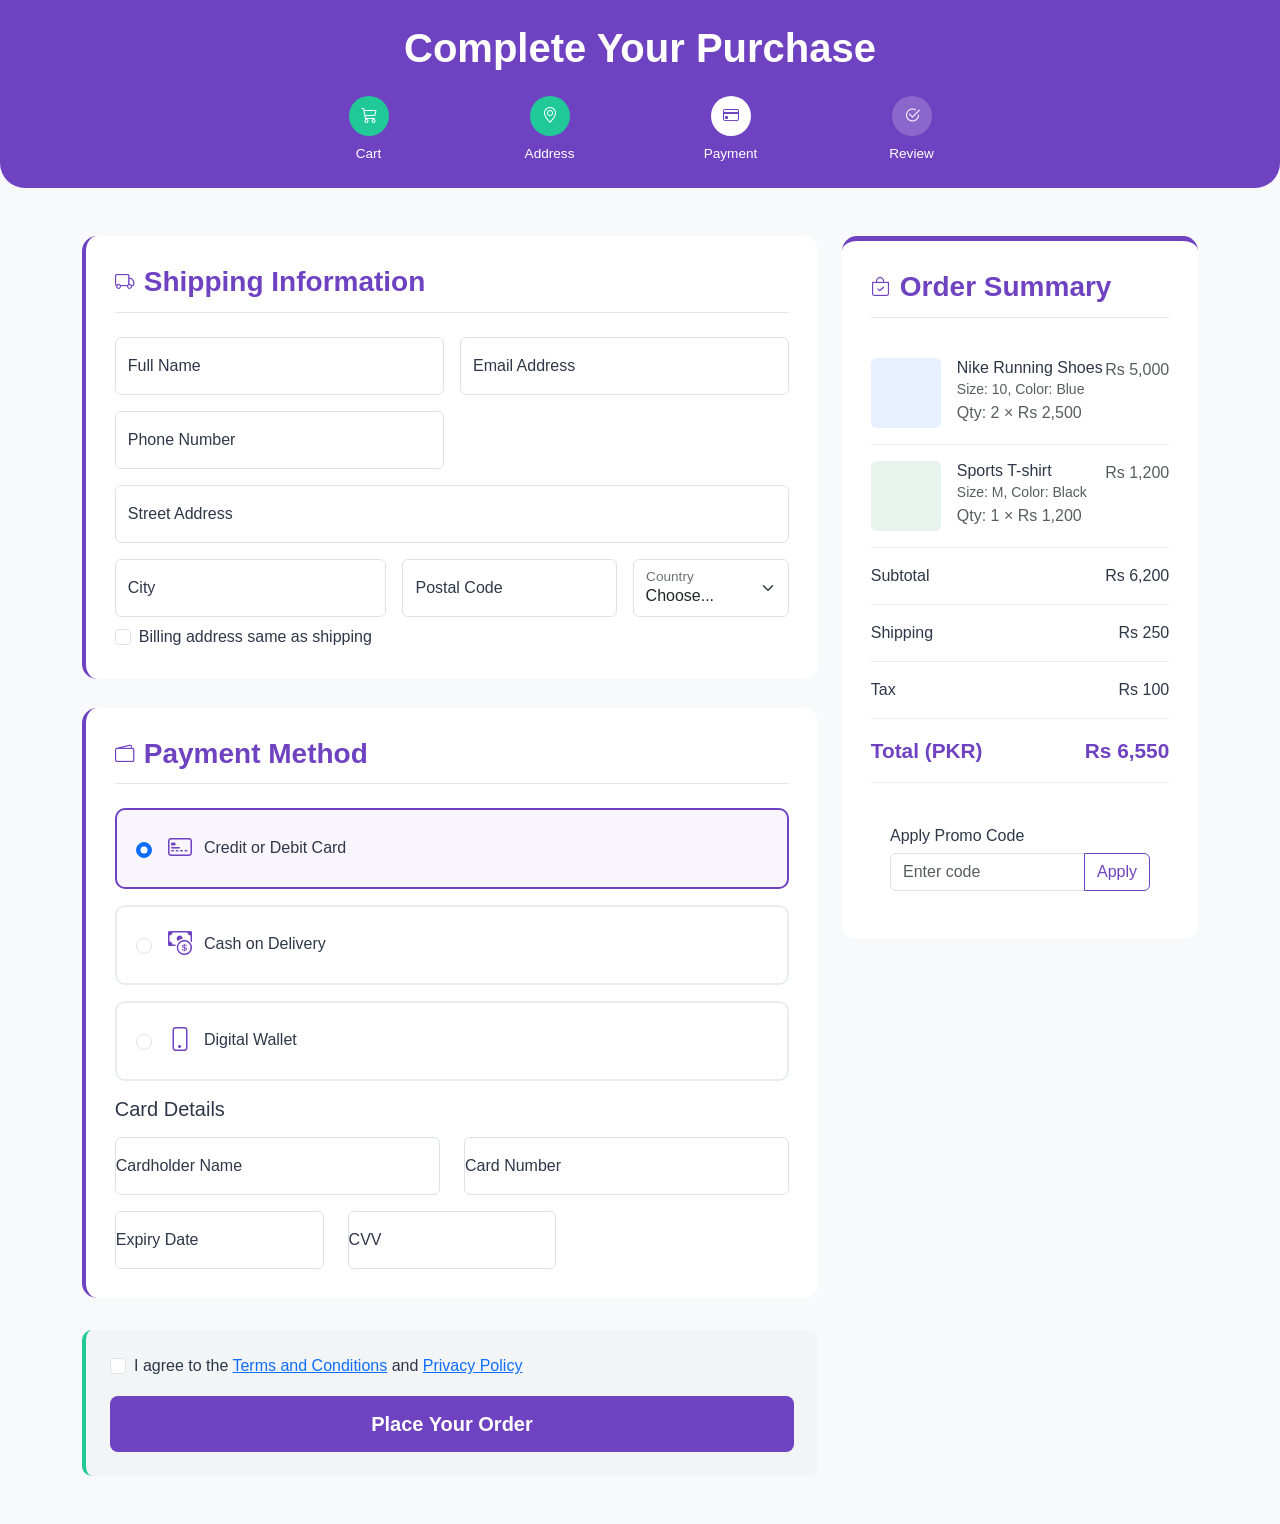
<file: Checkout_Page/checkout.html>
<!DOCTYPE html>
<html lang="en">
<head>
    <meta charset="UTF-8">
    <meta name="viewport" content="width=device-width, initial-scale=1.0">
    <title>Checkout</title>
    <link href="https://cdn.jsdelivr.net/npm/bootstrap@5.3.0/dist/css/bootstrap.min.css" rel="stylesheet">
    <link rel="stylesheet" href="https://cdn.jsdelivr.net/npm/bootstrap-icons@1.10.0/font/bootstrap-icons.css">
    <style>
        :root {
            --primary: #6f42c1;
            --secondary: #e83e8c;
            --success: #20c997;
            --light-bg: #f8f9fa;
            --dark-text: #2d3748;
        }
        
        body {
            background-color: var(--light-bg);
            color: var(--dark-text);
            font-family: 'Segoe UI', Tahoma, Geneva, Verdana, sans-serif;
        }
        
        .checkout-header {
            background:  var(--primary);
            color: white;
            border-radius: 0 0 25px 25px;
            padding: 1.5rem 0;
        }
        
        .progress-container {
            max-width: 700px;
            margin: 0 auto;
        }
        
        .progress-step {
            display: flex;
            flex-direction: column;
            align-items: center;
            position: relative;
        }
         
        .step-icon {
            width: 40px;
            height: 40px;
            border-radius: 50%;
            display: flex;
            align-items: center;
            justify-content: center;
            background-color: rgba(255, 255, 255, 0.2);
            margin-bottom: 8px;
            z-index: 2;
        }
        
        .step-active .step-icon {
            background-color: white;
            color: var(--primary);
        }
        
        .step-completed .step-icon {
            background-color: var(--success);
            color: white;
        }
        
        .step-label {
            font-size: 0.85rem;
            font-weight: 500;
        }
        
        .form-section {
            background-color: white;
            border-radius: 15px;
            padding: 1.8rem;
            margin-bottom: 1.8rem;
            border-left: 4px solid var(--primary);
        }
        
        .section-title {
            color: var(--primary);
            font-weight: 600;
            margin-bottom: 1.5rem;
            padding-bottom: 0.8rem;
            border-bottom: 1px solid rgba(0, 0, 0, 0.1);
            display: flex;
            align-items: center;
        }
        
        .section-title i {
            margin-right: 10px;
            font-size: 1.2rem;
        }
        
        .form-control:focus {
            border-color: var(--primary);
        }
        
        .payment-option {
            border: 2px solid #e9ecef;
            border-radius: 10px;
            padding: 1.2rem;
            margin-bottom: 1rem;
            cursor: pointer;
            transition: all 0.2s;
        }
        
        .payment-option:hover {
            border-color: var(--primary);
        }
        
        .payment-option.selected {
            border-color: var(--primary);
            background-color: rgba(111, 66, 193, 0.05);
        }
        
        .payment-icon {
            font-size: 1.5rem;
            color: var(--primary);
            margin-right: 12px;
        }
        
        .order-summary {
            background-color: white;
            border-radius: 15px;
            padding: 1.8rem;
            border-top: 5px solid var(--primary);
        }
        
        .summary-item {
            display: flex;
            justify-content: space-between;
            padding: 1rem 0;
            border-bottom: 1px solid rgba(0, 0, 0, 0.08);
        }
        
        .summary-total {
            font-weight: 700;
            font-size: 1.3rem;
            color: var(--primary);
        }
        
        .product-image {
            width: 70px;
            height: 70px;
            border-radius: 10px;
            object-fit: cover;
            margin-right: 1rem;
            border: 1px solid #e9ecef;
        }
        
        .coupon-section {
            border-radius: 10px;
            padding: 1.2rem;
            margin-top: 1.5rem;
        }
        
        .btn-primary {
            background: var(--primary);
            border: none;
            padding: 0.8rem 1.5rem;
            font-weight: 600;
        }

        
        .btn-outline-primary {
            color: var(--primary);
            border-color: var(--primary);
        }
        
        .btn-outline-primary:hover {
            background-color: var(--primary);
            border-color: var(--primary);
        }
        
        .terms-check {
            margin-top: 2rem;
            padding: 1.5rem;
            background-color: rgba(0, 0, 0, 0.02);
            border-radius: 10px;
            border-left: 4px solid var(--success);
        }
        
        @media (max-width: 767.98px) {
            .order-summary {
                margin-top: 2rem;
            }
        }
    </style>
</head>
<body>
    <header class="checkout-header">
        <div class="container">
            <h1 class="text-center mb-4 fw-bold">Complete Your Purchase</h1>
            <div class="progress-container">
                <div class="row text-center">
                    <div class="col-3 progress-step step-completed">
                        <div class="step-icon">
                            <i class="bi bi-cart3"></i>
                        </div>
                        <div class="step-label">Cart</div>
                    </div>
                    <div class="col-3 progress-step step-completed">
                        <div class="step-icon">
                            <i class="bi bi-geo-alt"></i>
                        </div>
                        <div class="step-label">Address</div>
                    </div>
                    <div class="col-3 progress-step step-active">
                        <div class="step-icon">
                            <i class="bi bi-credit-card"></i>
                        </div>
                        <div class="step-label">Payment</div>
                    </div>
                    <div class="col-3 progress-step">
                        <div class="step-icon">
                            <i class="bi bi-check2-circle"></i>
                        </div>
                        <div class="step-label">Review</div>
                    </div>
                </div>
            </div>
        </div>
    </header>

    <div class="container py-5">
        <div class="row g-4">
            <div class="col-12 col-lg-8">
                <div class="form-section">
                    <h3 class="section-title">
                        <i class="bi bi-truck"></i>Shipping Information
                    </h3>
                    
                    <form>
                        <div class="row g-3">
                            <div class="col-md-6">
                                <div class="form-floating">
                                    <input type="text" class="form-control" id="fullName" placeholder="Full Name">
                                    <label for="fullName">Full Name</label>
                                </div>
                            </div>
                            
                            <div class="col-md-6">
                                <div class="form-floating">
                                    <input type="email" class="form-control" id="email" placeholder="email@example.com">
                                    <label for="email">Email Address</label>
                                </div>
                            </div>
                            
                            <div class="col-md-6">
                                <div class="form-floating">
                                    <input type="tel" class="form-control" id="phone" placeholder="Phone Number">
                                    <label for="phone">Phone Number</label>
                                </div>
                            </div>
                            
                            <div class="col-12">
                                <div class="form-floating">
                                    <input type="text" class="form-control" id="address" placeholder="1234 Main St">
                                    <label for="address">Street Address</label>
                                </div>
                            </div>
                            
                            <div class="col-md-5">
                                <div class="form-floating">
                                    <input type="text" class="form-control" id="city" placeholder="City">
                                    <label for="city">City</label>
                                </div>
                            </div>
                            
                            <div class="col-md-4">
                                <div class="form-floating">
                                    <input type="text" class="form-control" id="postalCode" placeholder="Postal Code">
                                    <label for="postalCode">Postal Code</label>
                                </div>
                            </div>
                            
                            <div class="col-md-3">
                                <div class="form-floating">
                                    <select class="form-select" id="country">
                                        <option value="">Choose...</option>
                                        <option>Pakistan</option>
                                        <option>USA</option>
                                        <option>UK</option>
                                        <option>Canada</option>
                                        <option>Australia</option>
                                    </select>
                                    <label for="country">Country</label>
                                </div>
                            </div>
                            
                            <div class="col-12 mt-2">
                                <div class="form-check">
                                    <input class="form-check-input" type="checkbox" id="sameAddress">
                                    <label class="form-check-label" for="sameAddress">Billing address same as shipping</label>
                                </div>
                            </div>
                        </div>
                    </form>
                </div>
                
                <div class="form-section">
                    <h3 class="section-title">
                        <i class="bi bi-wallet2"></i>Payment Method
                    </h3>
                    
                    <div class="my-3">
                        <div class="payment-option selected">
                            <div class="form-check d-flex align-items-center">
                                <input class="form-check-input me-3" type="radio" name="paymentMethod" id="credit" checked>
                                <i class="bi bi-credit-card-2-front payment-icon"></i>
                                <label class="form-check-label flex-grow-1" for="credit">
                                    Credit or Debit Card
                                </label>
                            </div>
                        </div>
                        
                        <div class="payment-option">
                            <div class="form-check d-flex align-items-center">
                                <input class="form-check-input me-3" type="radio" name="paymentMethod" id="cod">
                                <i class="bi bi-cash-coin payment-icon"></i>
                                <label class="form-check-label flex-grow-1" for="cod">
                                    Cash on Delivery
                                </label>
                            </div>
                        </div>
                        
                        <div class="payment-option">
                            <div class="form-check d-flex align-items-center">
                                <input class="form-check-input me-3" type="radio" name="paymentMethod" id="wallet">
                                <i class="bi bi-phone payment-icon"></i>
                                <label class="form-check-label flex-grow-1" for="wallet">
                                    Digital Wallet
                                </label>
                            </div>
                        </div>
                    </div>
                    
                    <div id="cardDetails">
                        <h5 class="mb-3">Card Details</h5>
                        <div class="row gy-3">
                            <div class="col-md-6 form-floating">
                                <input type="text" class="form-control" id="cc-name" placeholder="Cardholder Name">
                                <label for="cc-name">Cardholder Name</label>
                            </div>
                            <div class="col-md-6 form-floating">
                                <input type="text" class="form-control" id="cc-number" placeholder="1234 5678 9012 3456">
                                <label for="cc-number">Card Number</label>
                            </div>
                            <div class="col-md-4 form-floating">
                                <input type="text" class="form-control" id="cc-expiration" placeholder="MM/YY">
                                <label for="cc-expiration">Expiry Date</label>
                            </div>
                            <div class="col-md-4 form-floating">
                                <input type="text" class="form-control" id="cc-cvv" placeholder="CVV">
                                <label for="cc-cvv">CVV</label>
                            </div>
                        </div>
                    </div>
                </div>
                
                <div class="terms-check">
                    <div class="form-check">
                        <input class="form-check-input" type="checkbox" id="terms">
                        <label class="form-check-label" for="terms">
                            I agree to the <a href="#" class="text-primary">Terms and Conditions</a> and <a href="#" class="text-primary">Privacy Policy</a>
                        </label>
                    </div>
                    <button class="w-100 btn btn-primary btn-lg mt-3" type="submit">Place Your Order</button>
                </div>
            </div>
                        <div class="col-12 col-lg-4">
                <div class="order-summary position-sticky top-0">
                    <h3 class="section-title">
                        <i class="bi bi-bag-check"></i>Order Summary
                    </h3>
                    
                    <div class="summary-item">
                        <div class="d-flex">
                            <div class="bg-primary bg-opacity-10 rounded d-flex align-items-center justify-content-center me-3" style="width: 70px; height: 70px;">
                                <i class="bi bi-shoe-prints text-primary fs-4"></i>
                            </div>
                            <div>
                                <h6 class="my-0">Nike Running Shoes</h6>
                                <small class="text-muted">Size: 10, Color: Blue</small>
                                <div class="text-muted">Qty: 2 × Rs 2,500</div>
                            </div>
                        </div>
                        <span class="text-muted">Rs 5,000</span>
                    </div>
                    
                    <div class="summary-item">
                        <div class="d-flex">
                            <div class="bg-success bg-opacity-10 rounded d-flex align-items-center justify-content-center me-3" style="width: 70px; height: 70px;">
                                <i class="bi bi-tshirt text-success fs-4"></i>
                            </div>
                            <div>
                                <h6 class="my-0">Sports T-shirt</h6>
                                <small class="text-muted">Size: M, Color: Black</small>
                                <div class="text-muted">Qty: 1 × Rs 1,200</div>
                            </div>
                        </div>
                        <span class="text-muted">Rs 1,200</span>
                    </div>
                    
                    <div class="summary-item">
                        <span>Subtotal</span>
                        <span>Rs 6,200</span>
                    </div>
                    
                    <div class="summary-item">
                        <span>Shipping</span>
                        <span>Rs 250</span>
                    </div>
                    
                    <div class="summary-item">
                        <span>Tax</span>
                        <span>Rs 100</span>
                    </div>
                    
                    <div class="summary-item summary-total">
                        <span>Total (PKR)</span>
                        <span>Rs 6,550</span>
                    </div>
                    
                    <div class="coupon-section">
                        <h6 class="mb-2">Apply Promo Code</h6>
                        <div class="input-group">
                            <input type="text" class="form-control" placeholder="Enter code">
                            <button class="btn btn-outline-primary" type="button">Apply</button>
                        </div>
                    </div>
                </div>
            </div>
        </div>
    </div>

</body>
</html>
</file>
<file: LAB1/index.css>
* {
    margin: 0;
    padding: 0;
    box-sizing: border-box;
}

body {
    font-family: 'Arial', sans-serif;
    line-height: 1.6;
    color: #333;
    background-color: #1a1d20;
    overflow-x: hidden;
}

.container {
    max-width: 1200px;
    margin: 0 auto;
    padding: 0 20px;
}

/* Typography Scale */
h1 {
    font-size: 3.5rem;
    font-weight: 700;
    line-height: 1.2;
}

h2 {
    font-size: 2.5rem;
    font-weight: 600;
    line-height: 1.3;
}

h3 {
    font-size: 1.5rem;
    font-weight: 600;
    line-height: 1.4;
}

p {
    font-size: 1rem;
    line-height: 1.6;
}

/* Header */
.header {
    background-color: #293440;
    padding: 20px 0;
    position: sticky;
    top: 0;
    z-index: 1000;
    box-shadow: 0 2px 10px rgba(0, 0, 0, 0.3);
}

.header .container {
    display: flex;
    justify-content: space-between;
    align-items: center;
}

.logo img {
    height: 60px;
    width: auto;
}

.navigation ul {
    display: flex;
    list-style: none;
    gap: 30px;
}

.nav-link {
    color: #ccc;
    text-decoration: none;
    font-weight: 500;
    font-size: 1rem;
    transition: color 0.3s ease;
    padding: 8px 16px;
    border-radius: 4px;
}

.nav-link:hover,
.nav-link.active {
    color: #ac3a3f;
}

.nav-link:focus {
    outline: 2px solid #ac3a3f;
    outline-offset: 2px;
}

/* Hero Section */
.hero {
    min-height: 100vh;
    background: #1a1d20;
    display: flex;
    align-items: center;
    justify-content: center;
    position: relative;
    overflow: hidden;
}

.hero-background {
    width: 100%;
    height: 100%;
    position: relative;
    display: flex;
    align-items: center;
    justify-content: center;
}

.hero-content {
    position: absolute;
    top: 50%;
    left: 50%;
    transform: translate(-50%, -50%);
    z-index: 3;
    text-align: center;
}

.hero-title {
    font-family: 'Cabin Sketch', cursive;
    color: #ac3a3f;
    font-size: 5rem;
    letter-spacing: 12px;
    margin: 0;
    text-shadow: 3px 3px 6px rgba(0, 0, 0, 0.8);
    font-weight: 500;
    position: relative;
    z-index: 4;
    padding-bottom: 300px;
}

.hero-subtitle {
    color: #ddd;
    font-size: 1.2rem;
    margin-top: 20px;
    opacity: 0.9;
    position: relative;
    z-index: 4;
}

.hero-image {
    position: absolute;
    top: 50%;
    left: 50%;
    transform: translate(-50%, -50%);
    z-index: 2;
    width: 100%;
    height: 100%;
    display: flex;
    align-items: center;
    justify-content: center;
}

.hero-image img {
    padding-top: 150px;
    max-width: 100%;
    max-height: 180vh;
    object-fit: cover;
    filter: grayscale(0.3) contrast(1.1);
}


/* Welcome Section */
.welcome {
    background-color: #2f3844;
    padding: 80px;
    padding-top: 65px;
    width: 100%;
    max-width: 1200px;
    margin: -170px auto 100px;
    position: relative;
    z-index: 2;
    border-radius: 12px;
}

.welcome-header {
    text-align: center;
    margin-bottom: 60px;
}

.welcome-icon {
    height: 40px;
    width: 40px;
    margin-bottom: 20px;
}

.welcome-header h2 {
    color: #DDD0B2;
    font-family: 'Cabin Sketch', cursive;
    font-size: 2.5rem;
    font-weight: 500;
}

.welcome-content {
    display: flex;
    gap: 60px;
    align-items: flex-start;
    justify-content: center;
    position: relative;
    flex-wrap: wrap;
}

.welcome-content>* {
    flex: 1 1 320px;
}

.welcome-content::before {
    content: '';
    position: absolute;
    left: 50%;
    top: 0;
    bottom: 0;
    width: 1px;
    background-color: #404b57;
    transform: translateX(-50%);
}

.welcome-text h3 {
    color: #ac3a3f;
    font-family: 'Cabin Sketch', cursive;
    font-size: 1.3rem;
    margin-bottom: 20px;
    font-weight: 500;
}

.welcome-text p {
    color: #94969a;
    margin-bottom: 20px;
    font-size: 1rem;
}

.welcome-logos p {
    color: #94969a;
    margin-bottom: 30px;
    position: relative;
}

.divider {
    border: none;
    border-top: 1px solid #404b57;
    margin: 50px 0;
}

.logo-grid {
    display: flex;
    gap: 28px;
    flex-wrap: wrap;
    margin-top: 40px;
    margin-left: 20px;
}

.cert-logo {
    height: 75px;
    width: auto;
}

.events {
    background-color: #1a1d20;
    padding-top: 5px;
    padding-bottom: 50px;
}

.events h2 {
    text-align: center;
    color: #DDD0B2;
    font-weight: 500;
    font-family: 'Cabin Sketch', cursive;
    margin-bottom: 60px;
}

.events-grid {
    display: flex;
    flex-wrap: wrap;
    gap: 30px;
    justify-content: center;
}

.event-card {
    background-color: #252d38;
    border-radius: 10px;
    overflow: hidden;
    transition: transform 0.3s;
    flex: 1 1 350px;
    max-width: 400px;
    min-width: 280px;
    margin-bottom: 30px;
}

.event-card:hover {
    transform: translateY(-5px);
}

.event-image {
    width: 100%;
    height: 250px;
    object-fit: cover;
}

.event-content {
    padding: 20px;
}

.event-title-row {
    display: flex;
    align-items: center;
    justify-content: space-between;
    gap: 0.6rem;
}

.event-title-row h3 {
    color: #DDD0B2;
    ;
    margin: 0;
    font-size: 0.9rem;
    flex: 1;
}

.event-likes {
    display: flex;
    align-items: center;
    color: #94969a;
    font-size: 0.9rem;
    gap: 0.3rem;
}

.event-likes i {
    color: #ac3a3f;
    font-size: 1.2em;
    transition: color 0.3s ease, transform 0.3s ease;
}

.event-likes i:hover {
    color: #e74c3c;
    transform: scale(1.1);
}

.event-description {
    color: #94969a;
    padding-top: 20px;
    font-size: 0.9rem;
    line-height: 1.6;
}


/* Training Section */
.training {
    padding-top: 65px;
    padding-bottom: 100px;
    width: 100%;
    max-width: 1200px;
    margin: 40px auto;
    position: relative;
    z-index: 2;
    border-radius: 12px;
    background-color: #2f3844;

}

.training h2 {
    text-align: center;
    color: #DDD0B2;
    font-weight: 500;
    font-family: 'Cabin Sketch', cursive;
    margin-bottom: 50px;
}

.training-levels {
    display: flex;
    flex-wrap: wrap;
    gap: 30px;
    justify-content: center;
}

.level-card {
    flex: 1 1 300px;
    max-width: 350px;
    min-width: 220px;
    display: flex;
    align-items: flex-start;
    gap: 20px;
    padding: 10px;
    border-radius: 10px;
}


.level-icon {
    width: 80px;
    height: 80px;
    background-color: #2f3844;
    border: 2px solid #ac3a3f;
    border-radius: 8px;
    display: flex;
    align-items: center;
    justify-content: center;
    color: #ac3a3f;
    font-size: 2rem;
    flex-shrink: 0;
}

.level-content h3 {
    color: #ac3a3f;
    font-family: 'Cabin Sketch', cursive;
    font-weight: 500;
    margin-bottom: 5px;
    font-size: 1.3rem;
}

.level-content p {
    color: #94969a;
    font-size: 0.9rem;
    line-height: 1.2rem;
}

/* Trainers Section */

.trainers-grid {
    display: flex;
    flex-wrap: wrap;
    gap: 40px;
    justify-content: center;
}

.trainer-card {
    flex: 1 1 250px;
    max-width: 320px;
    min-width: 200px;
    text-align: center;
    padding: 0 30px 30px;
    border-radius: 10px;
}


.trainer-image {
    width: 120px;
    height: 120px;
    border-radius: 50%;
    object-fit: cover;
    margin-bottom: 20px;
    border: 3px solid #ac3a3f;
}

.trainer-info h3 {
    color: #ac3a3f;
    font-weight: 500;
    font-family: 'Cabin Sketch', cursive;
    font-size: 1.3rem;
}

.trainer-title {
    color: lightgray;
    margin-bottom: 15px;
}

.trainer-description {
    color: #94969a;
    font-size: 0.9rem;
}

.contact {
    padding: 80px 0;
    margin: 0 auto;
    max-width: 1200px;
    padding-left: 20px; 
    padding-right: 20px;
}

.contact-content-split {
    display: flex;
    flex-wrap: wrap;
    align-items: center;
    justify-content: center;
    gap: 60px;
}

.contact-logo {
    flex: 0 0 180px;
    text-align: center;
}

.contact-logo img {
    max-width: 180px;
    height: auto;
    display: block;
    margin: 0 auto;
}

.contact-info {
    flex: 1 1 500px;
    text-align: center;
}

.contact-info h2 {
    color: #DDD0B2;
    font-weight: 500;
    font-family: 'Cabin Sketch', cursive;
    font-size: 40px;
    margin-bottom: 35px;
    letter-spacing: 2px;
}

.contact-text-row {
    display: flex;
    flex-wrap: wrap;
    align-items: flex-start;
    justify-content: center;
    gap: 60px;
    text-align: left;
}

.contact-desc {
    flex: 1 1 220px;
    color: #94969a;
    font-size: 18px;
}

.contact-details-column {
    flex: 1 1 280px;
}

.contact-details-column p {
    color: #94969a;
    margin-bottom: 16px;
}

.contact-details p {
    margin: 3px 0;
    font-size: 16px;
}

.contact-details .fa-phone-alt,
.contact-details .fa-envelope {
    color: #94969a;
    font-size: 16px;
    margin-right: 5px;
}

.contact-details .contact-phone,
.contact-details .contact-email {
    color: #e05858;
    font-size: 16px;
}

.cta-section {
    position: relative;
    min-height: 500px;
}

.cta-background {
    position: relative;
    z-index: 1;
    width: 100%;
    min-height: 450px;
    max-width: 1300px;
    margin: 0 auto;
    background: url('assets/images/imgi_18_home_kravmaga_section_contact.jpg') center center/cover no-repeat;
    display: flex;
    justify-content: center;
    align-items: center;
}

.cta-content {
    position: relative;
    z-index: 2;
    text-align: center;
    max-width: 900px;
    margin: 0 auto;
}

.cta-content h2 {
    color: #DDD0B2;
    font-size: 30px;
    font-weight: 500;
    margin: 40px 0;
    font-family: 'Cabin Sketch', cursive;

}

.cta-content>p {
    font-size: 13px;
    margin-bottom: 28px;
    font-weight: 200;
    color: #94969a;
}

.signup-form {
    margin-bottom: 25px;
    display: flex;
    justify-content: center;
}

.form-group {
    display: flex;
    gap: 14px;
    margin-bottom: 0;
    max-height: 40px;
}

.form-group input {
    flex: 1;
    padding: 15px;
    border: none;
    background-color: #DDD0B2;
    color: #404b57;
    font-size: 1rem;

}

.form-group input::placeholder {
    opacity: 0.5;
}

.form-group input:focus {
    outline: 2px solid #ac3a3f;
    background: #222;
}

.cta-button.secondary {
    padding: 10px 30px;
    margin-left: 20px;
    margin-top: 5px;
    max-height: 40px;
    font-size: 0.9rem;
    font-weight: 550;
    text-align: center;
    background: #293340;
    color: white;
    border: none;
    border-radius: 5px;
    cursor: pointer;
}

.footer {
    background: transparent;
    border-top: none;
    width: auto;
    display: flex;
    justify-content: center;
    margin-top: 0;
    margin-bottom: 40px;
}

.footer-inner {
    background: #2f3844;
    max-width: 1300px;
    width: 100%;
    padding: 15px 0 40px 0;
    display: flex;
    justify-content: center;
    align-items: center;
}

.footer-content {
    width: 100%;
    display: flex;
    justify-content: center;
    align-items: center;
    min-height: 45px;
}

.footer-content p {
    color: #cacaca;
    font-size: 1rem;
    margin: 0;
    text-align: center;
    width: 100%;
}

.fake-link {
    color: #ac3a3f;
    cursor: pointer;
}

.fake-link:hover {
    text-decoration: underline;
}

@media (max-width: 900px) {

    body {
        overflow-x: hidden;
    }

    .hero-image img {
        max-height: 70vh;
        padding-top: 60px;
    }

    .cert-logo {
        height: 50px;
    }

    .container {
        padding: 0 15px;
    }

    .header .container {
        flex-direction: column;
        gap: 20px;
    }

    .navigation ul {
        flex-wrap: wrap;
        justify-content: center;
        gap: 20px;
    }

    .hero-title {
        font-size: 3.5rem;
        letter-spacing: 6px;
    }

    .hero-subtitle {
        font-size: 1rem;
    }

    .welcome-content {
        gap: 40px;
    }

    .welcome-content::before {
        display: none;
    }

    .contact {
        padding: 40px 0;
        padding-left: 12px;
        padding-right: 12px;
    }

    .contact-content-split {
        flex-direction: column;
        text-align: center;
        gap: 30px;
    }

    .contact-text-row {
        flex-direction: column;
        gap: 24px;
        text-align: center;
    }

    .contact-logo img {
        max-width: 120px;
    }

    .contact-content {
        text-align: center;
    }

    .form-group {
        flex-direction: column;
    }

    .footer-content {
        flex-direction: column;
        text-align: center;
    }
}

@media (max-width: 600px) {

    .hero-image img {
        max-height: 38vh;
        padding-top: 20px;
    }

    .cert-logo {
        height: 38px;
    }

    h1 {
        font-size: 2.5rem;
    }

    h2 {
        font-size: 2rem;
    }

    .hero-title {
        font-size: 2.8rem;
        letter-spacing: 4px;
    }

    .hero-subtitle {
        font-size: 1rem;
    }

    .navigation ul {
        gap: 15px;
    }

    .nav-link {
        font-size: 0.9rem;
        padding: 6px 12px;
    }

    .welcome {
        margin: 0 auto 40px;
        padding: 40px 0;
    }

        .contact {
        padding: 25px 0;
        padding-left: 6px;
        padding-right: 6px;
    }

    .events,
    .training,
    .trainers,
    .cta-section {
        padding: 60px 0;
    }

    .level-card {
        flex-direction: column;
        text-align: center;
    }

    .level-icon {
        align-self: center;
    }

    .logo-grid {
        justify-content: center;
    }


    .footer-links {
        justify-content: center;
    }

    .form-group input,
    .cta-button.secondary {
        width: 100%;
        box-sizing: border-box;
        margin-left: 0;
        margin-top: 10px;
    }
}
</file>
